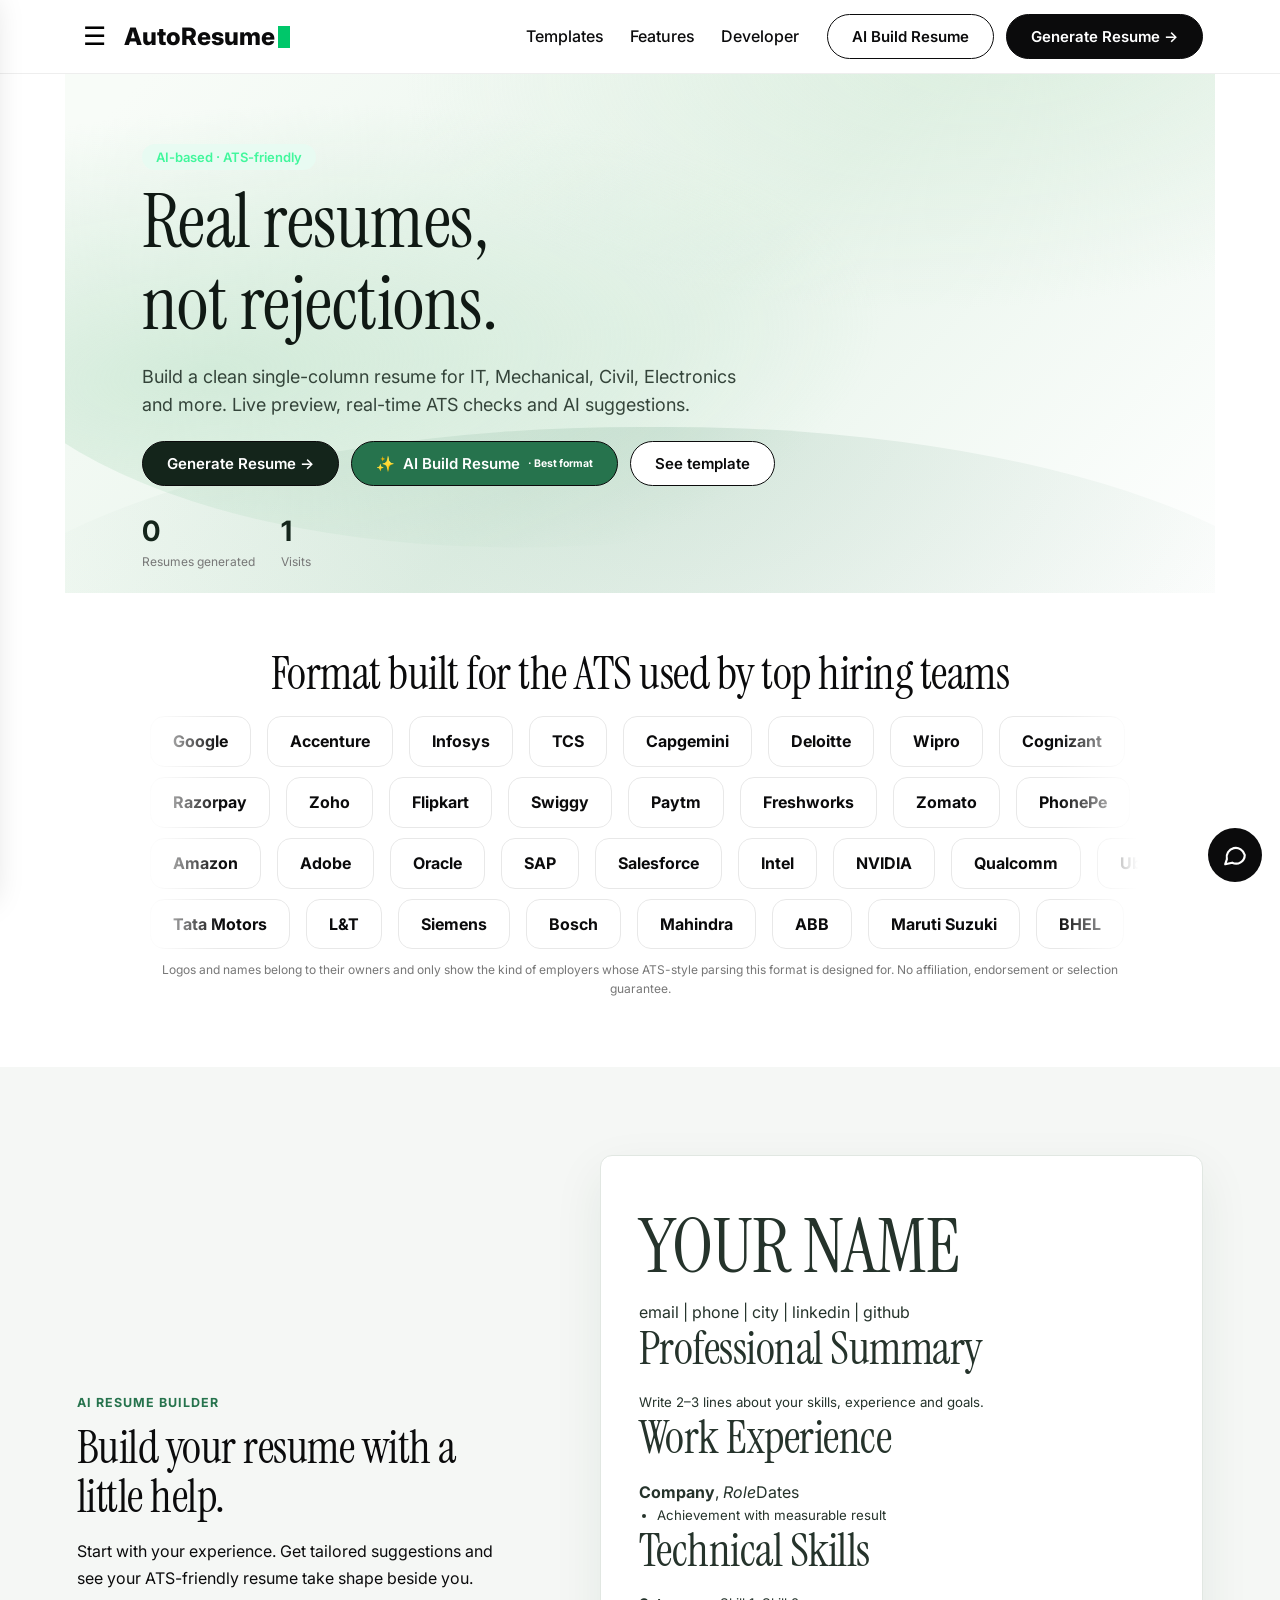
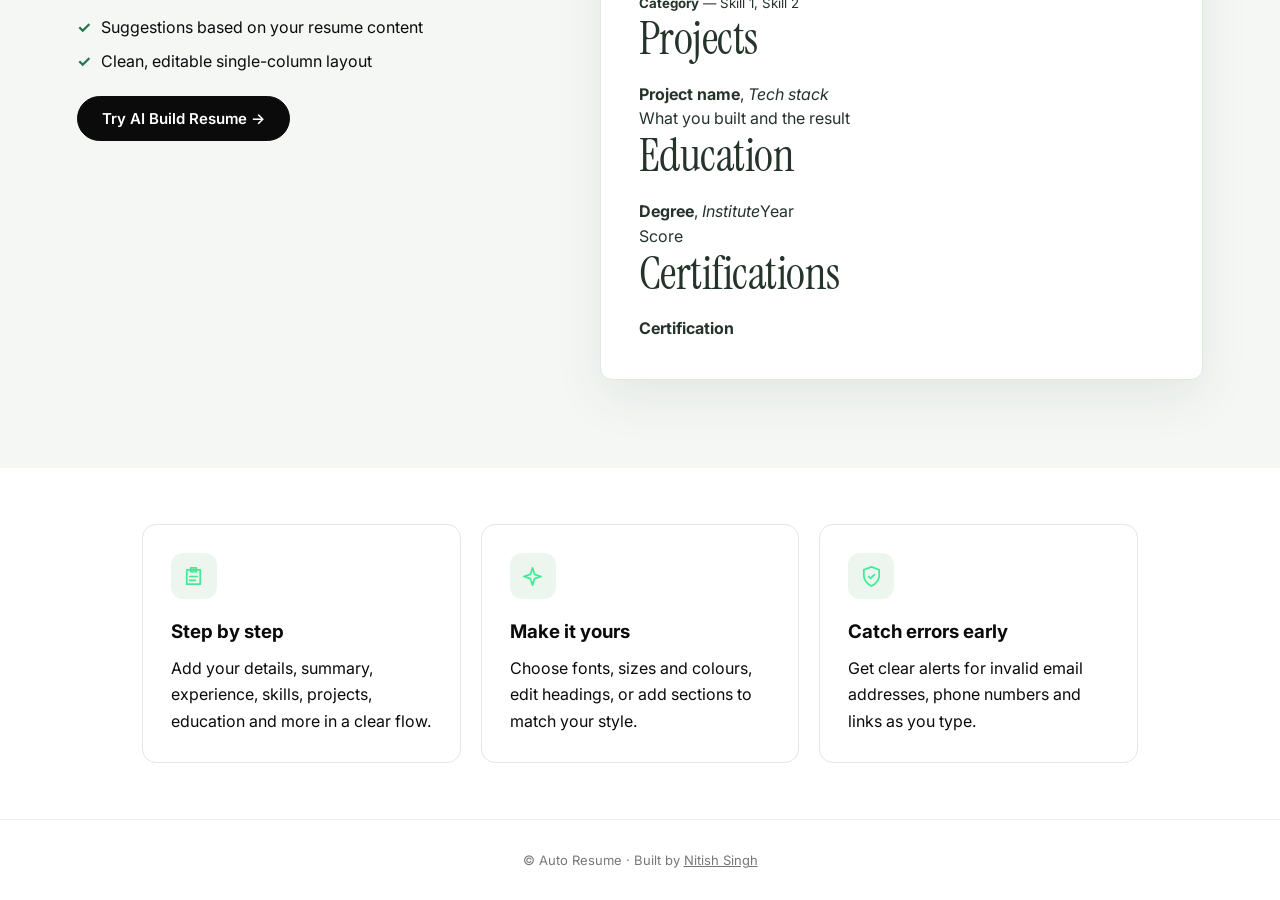
<file: index.html>
<!doctype html>
<html lang="en">
  <head>
    <meta charset="utf-8" />
    <meta name="viewport" content="width=device-width,initial-scale=1" />
    <title>AutoResume – AI ATS Resume Builder</title>
        <link rel="shortcut icon" href="https://thumbs.dreamstime.com/b/visual-elements-image-features-minimalist-geometric-logo-composed-two-identical-green-squares-offset-diagonally-each-480691702.jpg" type="image/x-icon">    <link
      href="https://fonts.googleapis.com/css2?family=Inter:wght@400;500;600;700;800&family=Instrument+Serif&family=Montserrat:ital,wght@0,400;0,500;0,600;0,700;1,400&display=swap"
      rel="stylesheet"
    />
    <link rel="stylesheet" href="style.css" />
    <style>
      @keyframes ai-icon-blink {
        50% { opacity: 0.35; transform: scale(1.15); }
      }
      .ai-link { display: inline-flex; align-items: center; gap: 8px; }
      .ai-link-icon { animation: ai-icon-blink 1.2s ease-in-out infinite; }
      .best-format { font-size: 0.7em; font-weight: 700; }
      .hero {
        position: relative;
        isolation: isolate;
        width: 100%;
        box-sizing: border-box;
        overflow: hidden;
        color: #14251b;
        background: linear-gradient(135deg, #f8fcf8 5%, #e8f4eb 52%, #fff 100%);
      }
      .hero::before,
      .hero::after {
        position: absolute;
        z-index: -1;
        content: "";
        pointer-events: none;
      }
      .hero::before {
        inset: -35% -10% auto;
        height: 125%;
        border-radius: 0 0 50% 48%;
        background:
          radial-gradient(ellipse at 18% 68%, #b8dfc488 0, transparent 42%),
          radial-gradient(ellipse at 78% 28%, #d2ead688 0, transparent 40%);
        transform: rotate(-5deg);
        animation: hero-wave-drift 12s ease-in-out infinite alternate;
      }
      .hero::after {
        inset: auto -12% -68%;
        height: 100%;
        border-radius: 50% 48% 0 0;
        background: radial-gradient(ellipse at 52% 0, #26734d20 0, transparent 66%);
      }
      .hero > * { position: relative; z-index: 1; }
      .hero h1 { color: #101914; }
      .hero > p { color: #34443a; }
      .hero .tag { color: #41f79c; }
      .hero .pill.dark { background: #14251b; color: #fff; }
      .hero .pill.ai-link { background: #26734d; color: #fff; }
      @keyframes hero-wave-drift {
        from { transform: rotate(-5deg) translateX(-1%); }
        to { transform: rotate(-2deg) translateX(1%); }
      }
      @media (prefers-reduced-motion: reduce) {
        .hero::before { animation: none; }
      }
      .ai-feature-section {
        width: 100%;
        box-sizing: border-box;
        padding: clamp(36px, 7vw, 88px) clamp(20px, 6vw, 80px);
        background: #f5f7f5;
      }
      .ai-feature-layout {
        width: min(1200px, 100%);
        margin: 0 auto;
        display: grid;
        grid-template-columns: minmax(0, 0.85fr) minmax(0, 1.15fr);
        align-items: center;
        gap: clamp(28px, 6vw, 80px);
      }
      .ai-feature-copy h2 { margin: 10px 0 14px; }
      .ai-feature-copy p { max-width: 430px; line-height: 1.7; }
      .ai-feature-label {
        color: #26734d;
        font-size: 0.78rem;
        font-weight: 700;
        letter-spacing: 0.08em;
        text-transform: uppercase;
      }
      .ai-feature-list { display: grid; gap: 10px; margin: 22px 0; }
      .ai-feature-item { display: flex; align-items: center; gap: 10px; }
      .ai-feature-item span { color: #26734d; font-weight: 700; }
      .resume-preview {
        width: 100%;
        box-sizing: border-box;
        padding: clamp(20px, 4vw, 38px);
        background: #fff;
        border: 1px solid #e1e7e2;
        border-radius: 12px;
        box-shadow: 0 18px 50px #173a2514;
        color: #25332b;
      }
      .resume-preview h3 { margin: 0 0 5px; font-size: 1.55rem; }
      .resume-preview .resume-role { margin: 0 0 14px; color: #26734d; font-weight: 600; }
      .resume-preview .resume-contact { display: flex; flex-wrap: wrap; gap: 8px 18px; font-size: 0.8rem; color: #536159; }
      .resume-preview hr { border: 0; border-top: 1px solid #e5e9e6; margin: 17px 0; }
      .resume-preview h4 { margin: 0 0 7px; color: #26734d; font-size: 0.78rem; letter-spacing: 0.08em; text-transform: uppercase; }
      .resume-preview p, .resume-preview li { font-size: 0.83rem; line-height: 1.55; }
      .resume-preview p { margin: 0; }
      .resume-preview ul { margin: 0; padding-left: 18px; }
      .feature-cards {
        display: grid;
        grid-template-columns: repeat(3, minmax(0, 1fr));
        gap: 20px;
      }
      .feature-card {
        padding: 28px;
        border: 1px solid #e1e7e2;
        border-radius: 14px;
        background: #fff;
        transition: transform 220ms ease, box-shadow 220ms ease, border-color 220ms ease;
      }
      .feature-card:hover {
        transform: translateY(-5px);
        border-color: #b7d4c1;
        box-shadow: 0 14px 32px #173a2514;
      }
      .feature-card-icon {
        display: grid;
        width: 46px;
        height: 46px;
        margin-bottom: 18px;
        place-items: center;
        border-radius: 12px;
        background: #edf5ef;
        color: #3fec95;
      }
      .feature-card-icon svg { width: 23px; height: 23px; }
      .feature-card h3 { margin: 0 0 9px; }
      .feature-card p { margin: 0; line-height: 1.65; }
      @media (max-width: 760px) {
        .feature-cards { grid-template-columns: repeat(2, minmax(0, 1fr)); }
      }
      @media (max-width: 520px) {
        .feature-cards { grid-template-columns: 1fr; }
        .feature-card { padding: 23px; }
      }
      @media (prefers-reduced-motion: reduce) {
        .feature-card { transition: none; }
        .feature-card:hover { transform: none; }
      }
      @media (max-width: 760px) {
        .ai-feature-layout { grid-template-columns: 1fr; }
      }
      @media (prefers-reduced-motion: reduce) {
        .ai-link-icon { animation: none; }
      }
    </style>
  </head>
  <body>
    <section class="hero">
      <span class="tag">AI-based · ATS-friendly</span>
      <h1>Real resumes,<br />not rejections.</h1>
      <p>
        Build a clean single-column resume for IT, Mechanical, Civil,
        Electronics and more. Live preview, real-time ATS checks and AI
        suggestions.
      </p>
      <div class="row">
        <a class="pill dark" href="builder.html">Generate Resume →</a
        ><a class="pill ai-link" href="ai-builder.html"><span class="ai-link-icon" aria-hidden="true">✨</span>AI Build Resume <span class="best-format">· Best format</span></a
        ><a class="pill" href="#demo">See template</a>
      </div>
      <div class="row" style="margin-top: 28px; gap: 26px">
        <div class="cnt">
          <b data-count="resumes" id="resumeBadge">0</b
          ><small>Resumes generated</small>
        </div>
        <div class="cnt">
          <b data-count="visits" id="visitBadge">0</b><small>Visits</small>
        </div>
      </div>
    </section>
    <section class="wrap">
      <h2 style="text-align: center">
        Format built for the ATS used by top hiring teams
      </h2>
      <div id="mq"></div>
      <p class="note">
        Logos and names belong to their owners and only show the kind of
        employers whose ATS-style parsing this format is designed for. No
        affiliation, endorsement or selection guarantee.
      </p>
    </section>
    <section class="ai-feature-section" id="features">
      <div class="ai-feature-layout">
        <div class="ai-feature-copy">
          <div class="ai-feature-label">AI resume builder</div>
          <h2>Build your resume with a little help.</h2>
          <p>Start with your experience. Get tailored suggestions and see your ATS-friendly resume take shape beside you.</p>
          <div class="ai-feature-list">
            <div class="ai-feature-item"><span aria-hidden="true">✓</span> Suggestions based on your resume content</div>
            <div class="ai-feature-item"><span aria-hidden="true">✓</span> Clean, editable single-column layout</div>
          </div>
          <a class="pill dark" href="ai-builder.html">Try AI Build Resume →</a>
        </div>
        <div id="demo" class="resume-preview" aria-label="Example resume preview">
          <h3>Jordan Lee</h3>
          <p class="resume-role">Frontend Developer</p>
          <div class="resume-contact">
            <span>⌖ Portland, OR</span>
            <span>✉ jordan.lee@example.com</span>
            <span>☎ (503) 555-0148</span>
          </div>
          <hr />
          <h4>Profile</h4>
          <p>Frontend developer focused on accessible interfaces, responsive design, and dependable user experiences.</p>
          <hr />
          <h4>Experience</h4>
          <p><strong>Web Developer</strong> · Northstar Studio · 2022–Present</p>
          <ul><li>Built reusable interface components for customer-facing web products.</li><li>Improved page performance and mobile usability across key workflows.</li></ul>
          <hr />
          <h4>Skills</h4>
          <p>JavaScript · React · HTML · CSS · Accessibility · Git</p>
        </div>
      </div>
    </section>
    <section class="wrap">
      <div class="feature-cards">
        <div class="feature-card">
          <div class="feature-card-icon" aria-hidden="true"><svg viewBox="0 0 24 24" fill="none" stroke="currentColor" stroke-width="1.8" stroke-linecap="round" stroke-linejoin="round"><path d="M8 5h11v15H5V5h2"/><path d="M9 3h6v4H9zM8 12h8M8 16h6"/></svg></div>
          <h3>Step by step</h3>
          <p>Add your details, summary, experience, skills, projects, education and more in a clear flow.</p>
        </div>
        <div class="feature-card">
          <div class="feature-card-icon" aria-hidden="true"><svg viewBox="0 0 24 24" fill="none" stroke="currentColor" stroke-width="1.8" stroke-linecap="round" stroke-linejoin="round"><path d="M12 3 14.2 9.8 21 12l-6.8 2.2L12 21l-2.2-6.8L3 12l6.8-2.2L12 3Z"/></svg></div>
          <h3>Make it yours</h3>
          <p>Choose fonts, sizes and colours, edit headings, or add sections to match your style.</p>
        </div>
        <div class="feature-card">
          <div class="feature-card-icon" aria-hidden="true"><svg viewBox="0 0 24 24" fill="none" stroke="currentColor" stroke-width="1.8" stroke-linecap="round" stroke-linejoin="round"><path d="M12 22s8-4 8-11V5l-8-3-8 3v6c0 7 8 11 8 11Z"/><path d="m9 12 2 2 4-4"/></svg></div>
          <h3>Catch errors early</h3>
          <p>Get clear alerts for invalid email addresses, phone numbers and links as you type.</p>
        </div>
      </div>
    </section>
    <script src="core.js"></script>
    <script src="app.js"></script>
  </body>
</html>
</file>
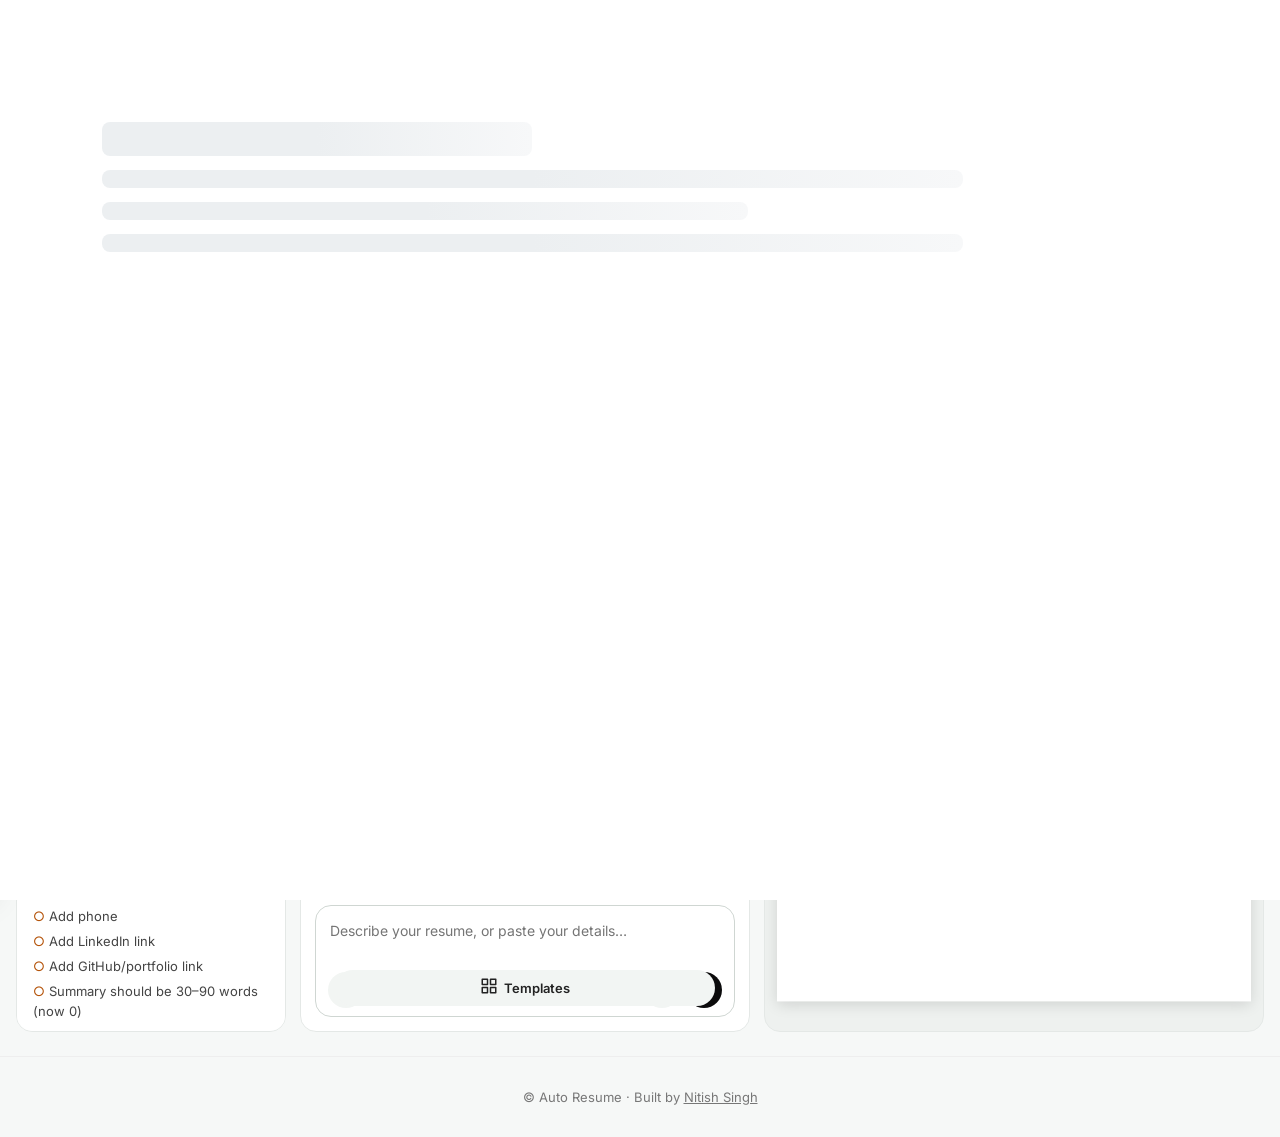
<file: ai-builder.html>
<!doctype html>
<html lang="en">
  <head>
    <meta charset="utf-8" />
    <meta name="viewport" content="width=device-width,initial-scale=1" />
    <title>AutoResume – AI Build Resume</title>
    <link rel="shortcut icon" href="https://thumbs.dreamstime.com/b/visual-elements-image-features-minimalist-geometric-logo-composed-two-identical-green-squares-offset-diagonally-each-480691702.jpg" type="image/x-icon" />
    <link href="https://fonts.googleapis.com/css2?family=Inter:wght@400;500;600;700;800&family=Instrument+Serif&family=Montserrat:ital,wght@0,400;0,500;0,600;0,700;1,400&display=swap" rel="stylesheet" />
    <link rel="stylesheet" href="style.css" />
    <link rel="stylesheet" href="ai-builder.css" />
  </head>
  <body class="aib">
    <svg class="wave" viewBox="0 0 1440 800" preserveAspectRatio="none" aria-hidden="true">
      <path class="w1" d="M-200 430C40 330 280 530 520 430S1000 330 1240 430 1560 500 1700 430V800H-200Z" />
      <path class="w2" d="M-200 520C60 440 300 600 560 520S1040 430 1280 520 1580 580 1700 520V800H-200Z" />
      <path class="w3" d="M-200 610C80 540 320 680 600 610S1080 540 1320 610 1600 660 1700 610V800H-200Z" />
    </svg>
    <section class="top">
      <h1><span class="logo-ai" id="lg"></span>AI Build Resume</h1>
      <p>Type or speak your details. An ATS-friendly A4 resume builds live on the right.</p>
      <div id="mq2"></div>
    </section>
    <nav class="tabs" id="tabs">
      <button data-p="tools">Tools</button><button data-p="chat" class="on">AI</button><button data-p="view">Resume</button>
    </nav>
    <main class="g3">
      <aside class="pane" id="p-tools">
        <h3>Resume settings</h3>
        <label>Sector<select id="type"></select></label>
        <label>Version<select id="ver">
          <option value="1.0">Build 1.0 – as typed</option>
          <option value="2.5">Build 2.5 – + summary</option>
          <option value="5">Build 5 – + skill groups</option>
          <option value="pro">Build Pro 0.5 – + keywords</option></select></label>
        <label>Template<button class="btn ghost sm full" id="tbtn"></button></label>
        <label>Heading colour<div class="sw" id="sw"></div></label>
        <label>Font<select id="font"><option>Montserrat</option><option>Verdana</option><option>Arial</option><option>Calibri</option><option>Times New Roman</option></select></label>
        <label>Size<select id="fs"><option>10</option><option>11</option><option>12</option><option>13</option><option>14</option></select></label>
        <div class="row2"><a class="btn ghost sm" href="builder.html">Edit manually</a><button class="btn ghost sm" id="rst">Start over</button></div>
        <h3>What the AI needs</h3>
        <div id="need" class="need"></div>
      </aside>
      <section class="pane chat" id="p-chat">
        <div class="chat-actions">
          <button class="btn ghost sm" id="newChat">+ New chat</button>
          <button class="btn ghost sm" id="historyToggle" aria-expanded="false">Chat history</button>
          <button class="btn ghost sm" id="resetChat">Reset chat</button>
        </div>
        <div id="chatHistory" class="chat-history" hidden></div>
        <div id="msgs" class="msgs"></div>
        <div class="pm" id="pm"></div>
        <div class="box">
          <button class="acc" id="acc" hidden></button>
          <div class="ta"><div class="gh" id="gh" aria-hidden="true"></div><textarea id="ip" rows="2" placeholder="Describe your resume, or paste your details…"></textarea></div>
          <div class="bar">
            <button class="ib" id="att" title="Upload resume (PDF, DOCX, TXT)" data-i="clip"></button>
            <button class="ib txt" id="tp" title="Choose template"><span data-i="tpl"></span>Templates</button>
            <span class="sp"></span>
            <select id="lang" title="Voice language"><option value="en-IN">EN</option><option value="hi-IN">हिं</option></select>
            <button class="ib" id="mic" title="Speak" data-i="mic"></button>
            <button class="ib send" id="snd" title="Send" data-i="send"></button>
          </div>
          <input type="file" id="fi" accept=".pdf,.docx,.txt,.md" hidden />
        </div>
      </section>
      <aside class="pane view" id="p-view">
        <div class="vh"><b id="vt">Live resume · A4</b>
          <div class="dd"><button class="btn sm" id="dbtn"><span data-i="dl"></span>Download</button>
            <div class="dm" id="dm"><button data-f="pdf"><i>PDF</i>PDF document</button><button data-f="doc"><i>DOC</i>Word document</button><button data-f="png"><i>PNG</i>Image</button><button data-f="xls"><i>XLS</i>Excel sheet</button></div></div></div>
        <div class="pw" id="pw"><div class="paper" id="paper"><div id="resume" class="sheet"></div></div></div>
      </aside>
    </main>
    <div class="md" id="md"><div class="mb"><div class="vh"><b>Choose a template</b><button class="btn ghost sm" id="mc">Close</button></div><div class="tg" id="tg"></div></div></div>
    <div id="toast"></div>
    <script src="core.js"></script>
    <script src="app.js"></script>
    <script src="ai-parse.js"></script>
    <script src="ai-builder.js"></script>
  </body>
</html>
</file>
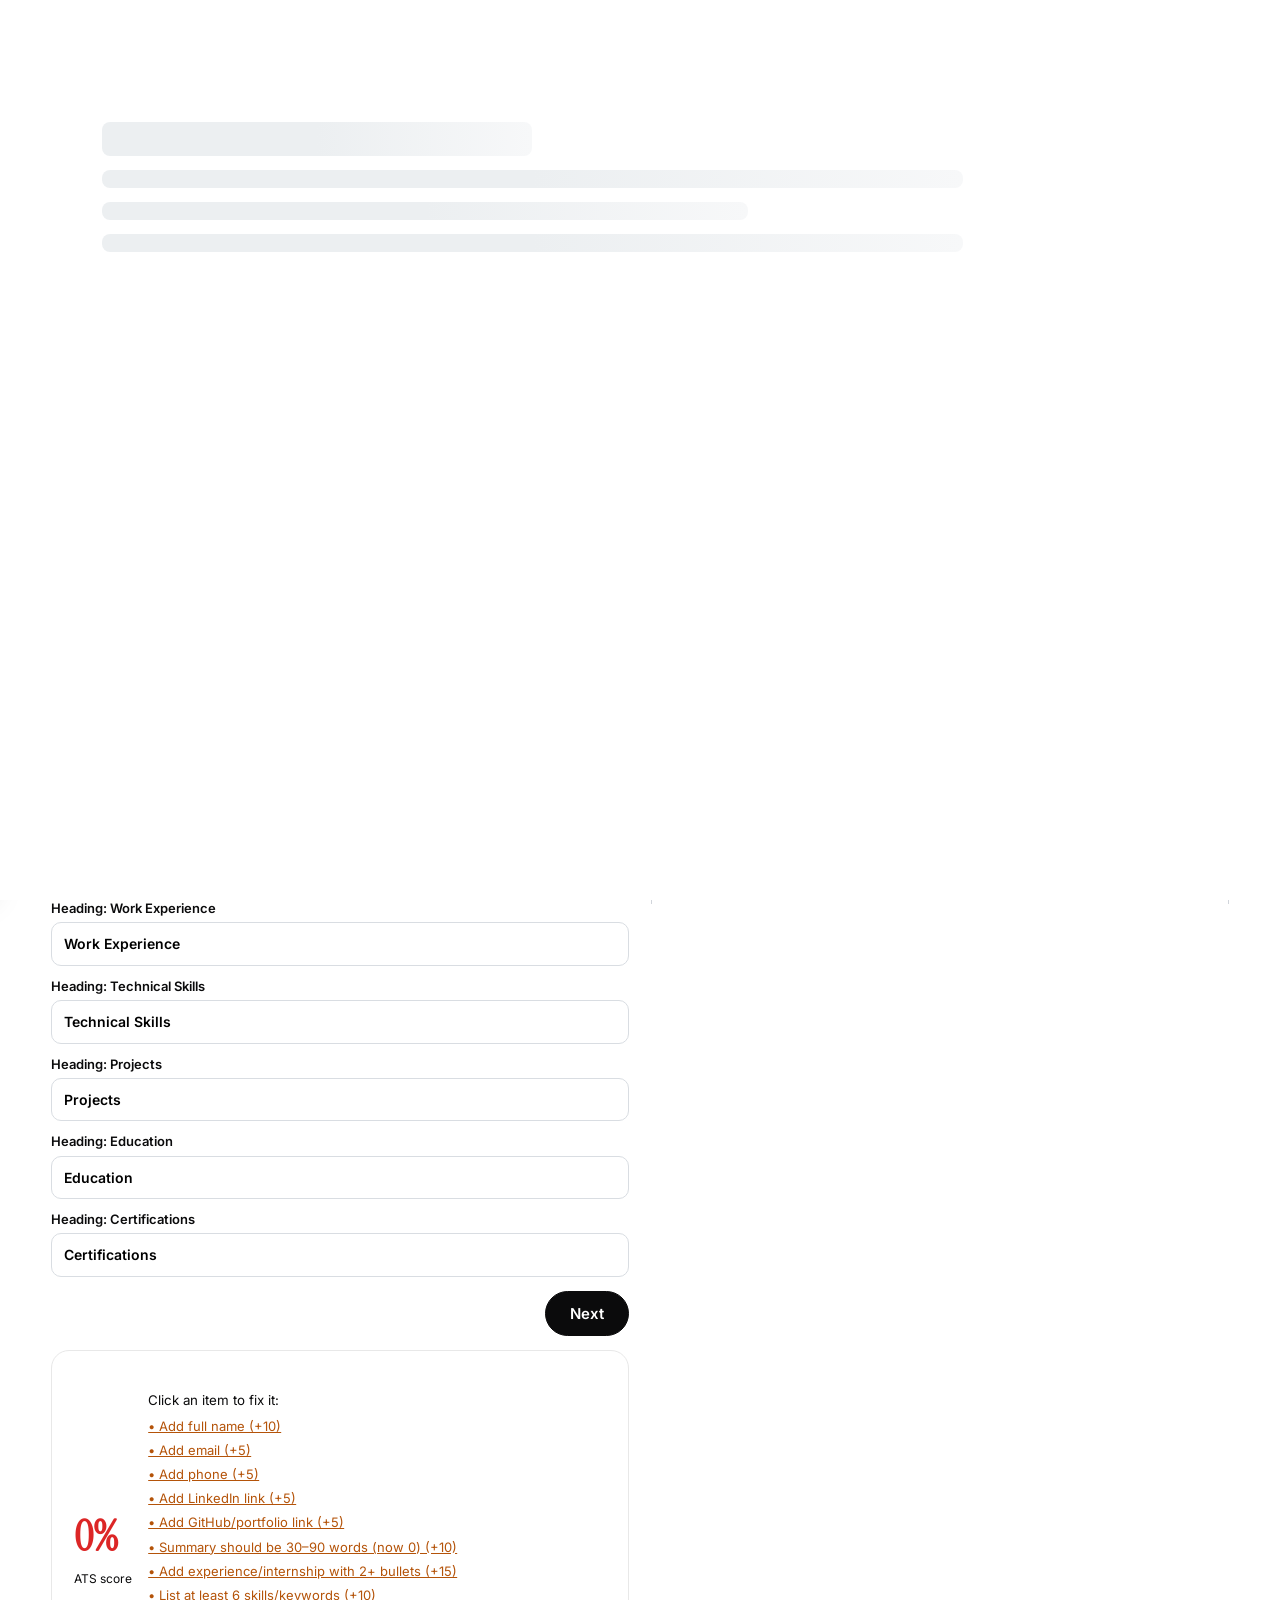
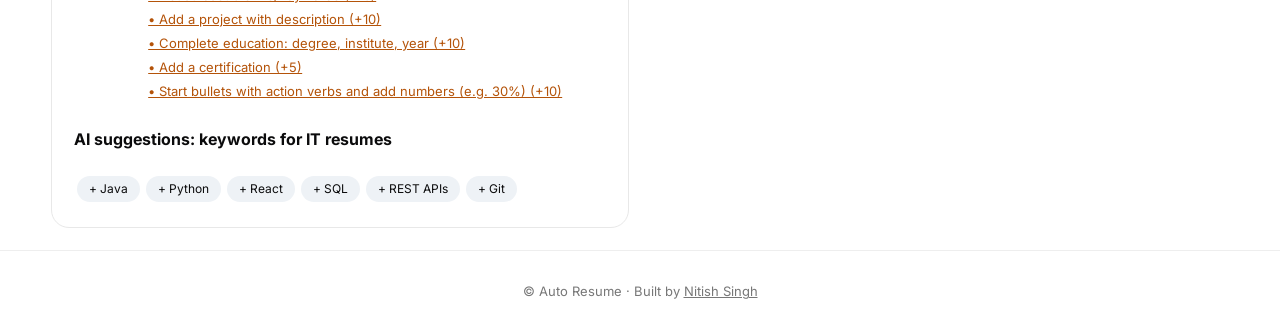
<file: builder.html>
<!doctype html>
<html lang="en">
  <head>
    <meta charset="utf-8" />
    <meta name="viewport" content="width=device-width,initial-scale=1" />
            <link rel="shortcut icon" href="https://thumbs.dreamstime.com/b/visual-elements-image-features-minimalist-geometric-logo-composed-two-identical-green-squares-offset-diagonally-each-480691702.jpg" type="image/x-icon">
    <title>AutoResume – Build</title>
    <link
      href="https://fonts.googleapis.com/css2?family=Inter:wght@400;500;600;700;800&family=Instrument+Serif&family=Montserrat:ital,wght@0,400;0,500;0,600;0,700;1,400&display=swap"
      rel="stylesheet"
    />
    <link rel="stylesheet" href="style.css" />
  </head>
  <body>
    <main class="bwrap">
      <div class="bgrid">
        <section>
          <div id="stepper" class="stepper"></div>
          <h2 id="stitle"></h2>
          <div id="step"></div>
          <div class="row2">
            <button class="btn ghost" id="prev">Back</button
            ><button class="btn" id="next">Next</button>
          </div>
          <div class="card">
            <div class="sc">
              <div id="score"></div>
              <div style="flex: 1"><div id="tips"></div></div>
            </div>
            <div id="ai"></div>
          </div>
        </section>
        <aside class="pv">
          <div class="ctl">
            <label
              >Font<select id="font">
                <option>Montserrat</option>
                <option>Verdana</option>
                <option>Arial</option>
                <option>Calibri</option>
                <option>Times New Roman</option>
              </select></label
            ><label
              >Size<select id="fsize">
                <option>12</option>
                <option>13</option>
                <option selected>14</option>
                <option>15</option>
                <option>16</option>
              </select></label
            ><label
              >Text<input type="color" id="tcolor" value="#111111" /></label
            ><label
              >Headings<input type="color" id="accent" value="#000000"
            /></label>
          </div>
          <div id="resume" class="sheet"></div>
        </aside>
      </div>
    </main>
    <div id="toast"></div>
    <script src="core.js"></script>
    <script src="app.js"></script>
    <script src="builder.js"></script>
  </body>
</html>
</file>
<file: style.css>
*{box-sizing:border-box}html{scroll-behavior:smooth}:root{--g:#00c76a;--ink:#0b0b0c;--serif:"Instrument Serif",Georgia,serif}
body{margin:0;font-family:Inter,Montserrat,Arial,sans-serif;color:var(--ink);background:#fff;line-height:1.55}a{color:inherit}
#pre{position:fixed;inset:0;background:#fff;z-index:999;padding:12vh 8vw;transition:opacity .4s}#pre.off{opacity:0;pointer-events:none}
.sk{height:18px;border-radius:8px;margin:14px 0;background:linear-gradient(90deg,#eceff1 25%,#f7f8f9 50%,#eceff1 75%);background-size:200% 100%;animation:sh 1.2s infinite}.w40{width:40%;height:34px}.w60{width:60%}.w80{width:80%}@keyframes sh{to{background-position:-200% 0}}
.nav{display:flex;align-items:center;justify-content:space-between;gap:12px;padding:14px 6%;background:#fff;border-bottom:1px solid #eee;position:sticky;top:0;z-index:50;flex-wrap:wrap}
.nav nav{display:flex;gap:26px}.nav nav a{text-decoration:none;font-weight:500}.logo{font-size:24px;font-weight:800;text-decoration:none}.logo b{font-weight:800}.logo i{display:inline-block;width:12px;height:22px;background:var(--g);margin-left:3px;vertical-align:-3px}
.pill,.btn{display:inline-block;border:0;border-radius:40px;padding:12px 24px;font:600 15px Inter,sans-serif;cursor:pointer;text-decoration:none;background:#fff;color:var(--ink);border:1.5px solid var(--ink)}.pill.dark,.btn{background:var(--ink);color:#fff}.btn.ghost{background:#fff;color:var(--ink)}.btn.sm{padding:7px 14px;font-size:13px}.btn.green{background:var(--g);border-color:var(--g);color:#fff}
.wrap{max-width:1150px;margin:0 auto;padding:56px 6%}h1,h2{font-family:var(--serif);font-weight:400;letter-spacing:-.5px;line-height:1.08}h1{font-size:clamp(38px,6.5vw,76px);margin:12px 0}h2{font-size:clamp(28px,4vw,46px);margin:0 0 18px}
.hero{padding:70px 6% 20px;max-width:1150px;margin:auto}.hero p{max-width:620px;font-size:18px;color:#444}.hero .row{display:flex;gap:12px;flex-wrap:wrap;margin-top:22px}.tag{background:#e8fbf2;color:#058a4b;padding:5px 14px;border-radius:30px;font-size:13px;font-weight:600}
.gcard{border-radius:26px;padding:clamp(14px,4vw,48px);background:linear-gradient(135deg,#eafff3,#e4f4ff 60%,#eaf1ff)}.fl{display:grid;grid-template-columns:1fr 1.3fr;gap:30px;align-items:center}.fl p{font-size:20px}.dim{font-family:var(--serif);font-size:34px;color:#b9bcc0;margin:8px 0}.dim.on{color:var(--ink)}
.grid{display:grid;grid-template-columns:repeat(auto-fit,minmax(230px,1fr));gap:16px}.card{border:1px solid #e8e8e8;border-radius:18px;padding:22px;background:#fff}.card h3{margin:0 0 6px}
.mq{overflow:hidden;margin:10px 0;-webkit-mask:linear-gradient(90deg,transparent,#000 8%,#000 92%,transparent)}.tr{display:flex;width:max-content;animation:sc 40s linear infinite}.mq.rv .tr{animation-direction:reverse;animation-duration:48s}.mq:hover .tr{animation-play-state:paused}@keyframes sc{to{transform:translateX(-50%)}}
.lg{display:flex;align-items:center;gap:10px;border:1px solid #e8e8e8;border-radius:14px;padding:12px 22px;margin:0 8px;font-weight:700;white-space:nowrap;background:#fff}.lg img{width:26px;height:26px;border-radius:6px}.note{font-size:12px;color:#777;text-align:center}
.dev{display:grid;grid-template-columns:300px 1fr;gap:22px}.av{width:150px;height:150px;border-radius:50%;background:var(--ink);color:#fff;display:grid;place-items:center;font-size:48px;font-weight:700;overflow:hidden;margin:0 auto 14px}.av{position:relative}.av img{position:absolute;inset:0;width:100%;height:100%;object-fit:cover}
.chip{display:inline-block;background:#eef2f6;border-radius:20px;padding:4px 12px;margin:3px;font-size:12px;cursor:pointer}
/* builder */
.bwrap{padding:22px 4%}.bgrid{display:grid;grid-template-columns:minmax(0,1fr) minmax(0,1fr);gap:22px;max-width:1500px;margin:auto}.pv{position:sticky;top:78px;max-height:calc(100vh - 92px);overflow:auto;align-self:start}
.stepper{display:flex;gap:6px;overflow-x:auto;padding-bottom:8px}.dot{flex:1 0 auto;border:0;background:0;cursor:pointer;font:600 11px Inter;display:flex;flex-direction:column;align-items:center;gap:3px;color:#777}.dot b{width:30px;height:30px;border-radius:50%;display:grid;place-items:center;background:#eceff1;font-size:13px}.dot.on b{background:var(--ink);color:#fff}.dot.ok b{background:var(--g);color:#fff}
label{display:block;font-size:13px;font-weight:600;margin:10px 0}input,select,textarea{width:100%;margin-top:4px;padding:10px 12px;border:1.5px solid #d9dde2;border-radius:10px;font:inherit;font-size:14px}input.bad,textarea.bad{border-color:#e11d48;background:#fff1f3}input[type=color]{padding:2px;height:40px}
.item{border:1px solid #e8e8e8;border-radius:14px;padding:12px;margin:12px 0;background:#fafbfc}.row2{display:flex;gap:10px;flex-wrap:wrap;margin:14px 0;justify-content:space-between}.ctl{display:grid;grid-template-columns:repeat(auto-fit,minmax(110px,1fr));gap:8px;margin-bottom:10px}
.sc{display:flex;gap:16px;align-items:center;margin-top:14px}.sc b{font-size:42px;font-family:var(--serif)}.tip{font-size:13px;color:#b45309;margin:4px 0;cursor:pointer;text-decoration:underline}
.sheet{--ac:#000;--fs:14px;background:#fff;border:1px solid #d1d5db;border-radius:6px;padding:34px 38px;font-size:var(--fs);line-height:1.45;overflow-x:auto;font-family:Montserrat,Verdana,sans-serif;color:#111}
.sheet h1{font-family:Montserrat,Verdana,sans-serif;font-size:2em;margin:0 0 8px;text-transform:uppercase;font-weight:600;letter-spacing:0}.sheet h2{font-family:Montserrat,Verdana,sans-serif;font-size:1.15em;text-transform:uppercase;font-weight:600;letter-spacing:0;border-bottom:1.5px solid var(--ac);margin:18px 0 8px;padding-bottom:2px;color:var(--ac)}
.sheet a{color:#1a47b8;text-decoration:none}.sheet p{margin:0}.sheet ul{list-style:none;margin:2px 0 6px;padding:0}.sheet li{padding-left:1em;text-indent:-1em}.sheet li:before{content:"– "}.sheet .l{display:flex;justify-content:space-between;gap:10px;flex-wrap:wrap}.sheet .sp{margin:0 4px;color:#1a3a6b}.sheet .ph{color:#9ca3af}.sheet .it{margin-bottom:6px}.sheet .ct{margin-bottom:4px}
#toast{position:fixed;bottom:20px;left:50%;transform:translateX(-50%);background:#111;color:#fff;padding:12px 20px;border-radius:12px;font-size:14px;display:none;z-index:300;max-width:92vw}#toast.red{background:#e11d48}
#cb{position:fixed;right:18px;bottom:18px;width:54px;height:54px;border-radius:50%;border:0;background:var(--ink);color:#fff;font-size:24px;cursor:pointer;z-index:200}#cp{position:fixed;right:18px;bottom:82px;width:min(360px,92vw);height:460px;background:#fff;border:1px solid #ddd;border-radius:18px;box-shadow:0 10px 40px #0003;display:none;flex-direction:column;z-index:200}#cp.on{display:flex}#cm{flex:1;overflow:auto;padding:12px;font-size:14px}.m{margin:6px 0;padding:8px 12px;border-radius:12px;background:#f1f3f5;max-width:88%}.m.u{background:var(--ink);color:#fff;margin-left:auto}#cp input{margin:0;border-radius:0 0 18px 18px}
footer{text-align:center;padding:30px;font-size:13px;color:#777;border-top:1px solid #eee}
@media(max-width:900px){.bgrid,.fl,.dev{grid-template-columns:1fr}.pv{position:static;max-height:none}.nav nav{display:none}.sheet{padding:16px 14px;--fs:12px}}
@page{margin:12mm}@media print{body *{visibility:hidden}#resume,#resume *{visibility:visible}#resume{position:absolute;left:0;top:0;width:100%;border:0;padding:0}}
#mb{border:0;background:0;font-size:26px;cursor:pointer;order:-1}.nav{justify-content:flex-start}.nav .logo{margin-right:auto}.nav nav{margin-right:16px}
#dr{position:fixed;left:0;top:0;bottom:0;width:270px;background:#fff;box-shadow:6px 0 30px #0002;transform:translateX(-105%);transition:.3s;z-index:120;padding:90px 28px;display:flex;flex-direction:column;gap:22px}#dr a{text-decoration:none;font-size:18px;font-weight:600}
#ov{position:fixed;inset:0;background:#0006;opacity:0;pointer-events:none;transition:.3s;z-index:110}body.mo #dr{transform:none}body.mo #ov{opacity:1;pointer-events:auto}
.sheet{text-align:justify}.sheet h1,.sheet h2,.sheet .ct,.sheet .l{text-align:left}.sheet .pd{margin:0}#resume{aspect-ratio:210/297}
body.dvp{background:linear-gradient(135deg,#fff,#f4f7f9 60%,#eef2f5);color:#5b6b73}.dvm{display:grid;grid-template-columns:minmax(300px,380px) 1fr;gap:20px;max-width:1250px;margin:auto;padding:40px 5% 20px;position:relative;min-height:620px}
.lead{font:300 clamp(26px,3.4vw,40px)/1.25 Montserrat,sans-serif;color:#6b7c85;margin:0 0 34px}.tm{border-top:1px solid #eef0f2}.mem{display:flex;gap:18px;align-items:center;padding:16px 20px;border-radius:14px;margin:6px 0;cursor:pointer}.mem.on{background:#fff;box-shadow:0 8px 28px #0001}
.ava{width:64px;height:64px;border-radius:50%;background:#e9ecee;color:#b8c0c5;display:grid;place-items:center;font-size:26px;font-weight:700;position:relative;overflow:hidden;flex:none}.mem.on .ava{border:3px solid #f5a02c;background:#14202b;color:#fff;font-size:20px}.ava img{position:absolute;inset:0;width:100%;height:100%;object-fit:cover}
.mem b{display:block;font:700 13px Montserrat;letter-spacing:2px}.mem small{font-size:13px}
.hero2{position:relative;min-height:560px}.bigfb{position:absolute;right:12%;top:30px;width:min(360px,60%);aspect-ratio:1;border-radius:50%;background:linear-gradient(135deg,#dfe8ee,#fff);display:grid;place-items:center;font-size:90px;color:#c4ced4;font-weight:700}
.big{position:absolute;right:6%;top:0;height:78%;max-width:70%;object-fit:cover;object-position:top;-webkit-mask:linear-gradient(#000 70%,transparent);mask:linear-gradient(#000 70%,transparent)}
.txt{position:absolute;bottom:10px;left:50%;transform:translateX(-50%);width:min(380px,92%);text-align:center}.txt h4{letter-spacing:3px;font:700 14px Montserrat;margin:0 0 10px;color:#5b6b73}.txt p{font-size:14px;margin:0 0 16px}
.orb{display:inline-block;background:linear-gradient(#f9b24a,#f5922a);color:#fff;border-radius:30px;padding:11px 30px;font:700 11px Montserrat;letter-spacing:2px;text-decoration:none;box-shadow:0 12px 20px -8px #f5922a99}
.vt{position:absolute;right:2%;top:90px;writing-mode:vertical-rl;font:600 10px Montserrat;letter-spacing:3px;color:#8a979e;border-right:2px solid #f5a02c;padding-right:10px}
.info{max-width:1250px;margin:auto;padding:20px 5% 60px;display:grid;grid-template-columns:repeat(auto-fit,minmax(230px,1fr));gap:14px}.info div{background:#fff;border-radius:14px;box-shadow:0 6px 22px #0000000d;padding:16px 20px}.info small{display:block;letter-spacing:2px;font-size:11px;color:#9aa6ac}.info a{color:#d8801a;text-decoration:none;word-break:break-all}
@media(max-width:900px){.dvm{grid-template-columns:1fr}.hero2{min-height:520px;order:-1}.big{right:10%;max-width:80%}.vt{display:none}}
.ch{background:var(--ink);color:#fff;padding:14px 16px;border-radius:18px 18px 0 0;font-weight:700}.ch small{display:block;font-weight:400;opacity:.7}#cb{display:grid;place-items:center}
.soc{display:flex;gap:10px;justify-content:center;align-items:center;margin-top:16px;font-size:13px}.soc a{display:inline-flex;align-items:center;justify-content:center;min-width:38px;height:38px;border-radius:20px;background:#fff;box-shadow:0 4px 14px #0001;text-decoration:none;color:#5b6b73;padding:0 12px}.soc img{width:20px;height:20px}
.big{max-width:min(70%,460px);height:auto;max-height:80%}
.cnt{text-align:left}.cnt b{display:block;font:700 28px Inter,sans-serif}.cnt small{color:#777;font-size:12px}
</file>
<file: ai-builder.css>
body.aib{background:#f6f8f7;position:relative}.aib #cb,.aib #cp{display:none}
.wave{position:fixed;inset:auto 0 0 0;width:100%;height:70vh;z-index:0;pointer-events:none}.wave path{animation:wv 18s ease-in-out infinite alternate}
.w1{fill:rgba(0,199,106,.07)}.w2{fill:rgba(11,11,12,.035);animation-duration:24s!important}.w3{fill:rgba(0,199,106,.05);animation-duration:30s!important}
@keyframes wv{to{transform:translateX(-90px)}}
.top,.tabs,.g3,footer{position:relative;z-index:1}
.top{max-width:1700px;margin:auto;padding:22px 16px 6px}.top h1{font:400 clamp(26px,3.4vw,40px)/1.1 var(--serif);margin:0;display:flex;align-items:center;gap:12px}.top p{margin:6px 0 10px;color:#555;font-size:15px}
.logo-ai svg{width:38px;height:38px;display:block}
.aib .mq{margin:4px 0}.aib .lg{padding:7px 16px;font-size:13px;margin:0 6px}.aib .lg img{width:20px;height:20px}
.g3{display:grid;grid-template-columns:270px minmax(0,1fr) minmax(340px,500px);gap:14px;max-width:1700px;margin:auto;padding:8px 16px 24px;height:max(640px,calc(100vh - 110px))}
.pane{background:#fff;border:1px solid #e4e8e6;border-radius:16px;padding:16px;overflow:auto;min-height:0}.pane h3{margin:0 0 4px;font:700 14px Inter}
.pane label{font-size:12px;color:#444}.pane select,.pane input{margin-top:4px;font-size:13px;padding:8px 10px}.full{width:100%;margin-top:4px;text-align:left}
.sw{display:grid;grid-template-columns:repeat(5,1fr);gap:7px;margin-top:6px}.sw button,.sw input{height:30px;border-radius:8px;border:2px solid #fff;box-shadow:0 0 0 1px #d4d9d6;cursor:pointer;padding:0;margin:0}.sw button.on{box-shadow:0 0 0 2px var(--ink)}
.need{font-size:13px;color:#444}.need div{margin:5px 0;cursor:pointer}.need div:before{content:"○ ";color:#b45309}.need .ok:before{content:"✓ ";color:#059669}.need .ok{color:#777;cursor:default}
.chat{display:flex;flex-direction:column;padding:0}.msgs{flex:1;overflow:auto;padding:18px 18px 8px;min-height:0}
.chat-actions{display:flex;gap:6px;align-items:center;padding:10px 12px 0}.chat-actions .btn{white-space:nowrap}
.chat-history{max-height:180px;overflow:auto;padding:6px 12px;border-bottom:1px solid #e4e8e6}.chat-history button{display:block;width:100%;padding:8px 10px;border:0;border-radius:8px;background:#fff;text-align:left;font:13px Inter;cursor:pointer}.chat-history button:hover,.chat-history button.on{background:#f1fcf6}.chat-history small{display:block;color:#777;font-size:11px;margin-top:3px}
.m2{display:flex;gap:10px;margin:12px 0;max-width:92%}.m2.u{margin-left:auto;flex-direction:row-reverse}.m2 .av2{flex:none;width:30px;height:30px}.m2 .av2 svg{width:30px;height:30px}
.m2 .bb{background:#f2f5f3;border-radius:14px;padding:10px 14px;font-size:14px;white-space:pre-wrap;word-break:break-word}.m2.u .bb{background:var(--ink);color:#fff}
.pm{padding:4px 0}.pm .mq{margin:3px 0}.pc{border:1px solid #dfe4e1;background:#fff;border-radius:20px;padding:6px 14px;margin:0 5px;font-size:12.5px;white-space:nowrap;cursor:pointer;font-family:inherit;color:#333}.pc:hover{border-color:var(--g);background:#f1fcf6}
.box{margin:6px 14px 14px;border:1.5px solid #cfd6d2;border-radius:16px;background:#fff;padding:10px 12px 8px;position:relative}.box:focus-within{border-color:var(--ink)}
.ta{position:relative}.ta textarea,.gh{font:14px/1.5 Inter,sans-serif;padding:4px 2px;margin:0;border:0;width:100%;white-space:pre-wrap;word-wrap:break-word;overflow-wrap:anywhere}
.ta textarea{position:relative;background:transparent;resize:none;outline:0;max-height:200px;display:block;min-height:48px}.gh{position:absolute;inset:0;overflow:hidden;color:transparent;pointer-events:none}.gh i{font-style:normal;color:#a3aaa6}
.acc{position:absolute;right:12px;top:-30px;background:var(--ink);color:#fff;border:0;border-radius:14px;padding:4px 12px;font:12px Inter;cursor:pointer;max-width:70%;overflow:hidden;text-overflow:ellipsis;white-space:nowrap}
.bar{display:flex;align-items:center;gap:6px;margin-top:6px}.sp{flex:1}.bar select{width:auto;margin:0;padding:6px 8px}
.ib{border:0;background:#f2f5f3;color:#222;height:36px;min-width:36px;border-radius:18px;cursor:pointer;display:inline-flex;align-items:center;justify-content:center;gap:6px;font:600 13px Inter}.ib.txt{padding:0 14px}.ib:hover{background:#e6ebe8}.ib.send{background:var(--ink);color:#fff}.ib.on{background:#e11d48;color:#fff}
.ic{width:18px;height:18px}
.view{padding:12px;background:#eef1ef}.vh{display:flex;align-items:center;justify-content:space-between;gap:10px;margin-bottom:10px}.vh b{font:700 14px Inter}
.dd{position:relative}.btn .ic{margin-right:6px;vertical-align:-4px}.dm{display:none;position:absolute;right:0;top:44px;background:#fff;border:1px solid #dfe4e1;border-radius:14px;box-shadow:0 12px 34px #0002;padding:6px;z-index:30;min-width:190px}.dm.on{display:block}
.dm button{display:flex;align-items:center;gap:10px;width:100%;border:0;background:0;padding:9px 10px;border-radius:10px;cursor:pointer;font:500 14px Inter;text-align:left}.dm button:hover{background:#f2f5f3}.dm i{font:700 10px Inter;font-style:normal;background:var(--ink);color:#fff;border-radius:5px;padding:4px 0;width:34px;text-align:center}
.pw{width:100%}.paper{width:794px;transform-origin:0 0}#resume{width:794px;min-height:1123px;aspect-ratio:auto;padding:46px 52px;box-shadow:0 6px 24px #0002;border:0;border-radius:0;overflow:visible}
.md{position:fixed;inset:0;background:#0007;display:none;place-items:center;z-index:200;padding:16px}.md.on{display:grid}.mb{background:#fff;border-radius:18px;padding:18px;max-width:900px;width:100%;max-height:90vh;overflow:auto}
.tg{display:grid;grid-template-columns:repeat(auto-fill,minmax(238px,1fr));gap:16px;justify-items:center}.th{border:2px solid #e4e8e6;border-radius:12px;padding:8px;background:#f6f8f7;cursor:pointer;text-align:center;font:600 13px Inter}.th.on{border-color:var(--g)}.thw{width:238px;height:337px;overflow:hidden;background:#fff;margin-bottom:6px}.thw .sheet{width:794px;min-height:1123px;transform:scale(.3);transform-origin:0 0;padding:40px 46px;border:0;pointer-events:none}
.t2 h1,.t2 .ct,.t2 h2{text-align:center}.t2 h2{border-bottom-width:2px}.t2 h1{font-weight:500}
.sheet.t3{line-height:1.3;padding:34px 40px}.t3 h1{font-size:1.6em}.t3 h2{font-size:1em;margin:10px 0 4px}
.t4 h1{color:var(--ac)}.t4 h2{text-transform:none;border-bottom-width:2.5px;font-weight:700}
.t5 h2{background:color-mix(in srgb,var(--ac) 10%,#fff);padding:3px 8px;border-bottom-width:1.5px}
.t6 h1,.t6 .ct{text-align:center}.t6 h1{font-weight:400;letter-spacing:4px}.t6 h2{font-size:.95em;font-weight:500;letter-spacing:1.5px;border-bottom-width:1px}
.tabs{display:none}
@media(max-width:1000px){.g3{grid-template-columns:1fr;height:auto;padding:8px 10px}.pane{display:none}.pane.on{display:block}.chat.on{display:flex;height:72vh}.view.on{display:block}
 .tabs{display:flex;gap:6px;padding:6px 10px;max-width:1700px;margin:auto}.tabs button{flex:1;border:1.5px solid #cfd6d2;background:#fff;border-radius:20px;padding:9px;font:600 14px Inter;cursor:pointer}.tabs button.on{background:var(--ink);color:#fff;border-color:var(--ink)}}
@media print{.wave,.top,.tabs,.md,.vh{display:none!important}body.aib{background:#fff}.g3,.pane,.pw,.paper{position:static!important;transform:none!important;width:auto!important;height:auto!important;overflow:visible!important;padding:0!important;border:0!important;display:block!important}#resume{width:100%!important;min-height:0;box-shadow:none;padding:0!important}}
</file>
